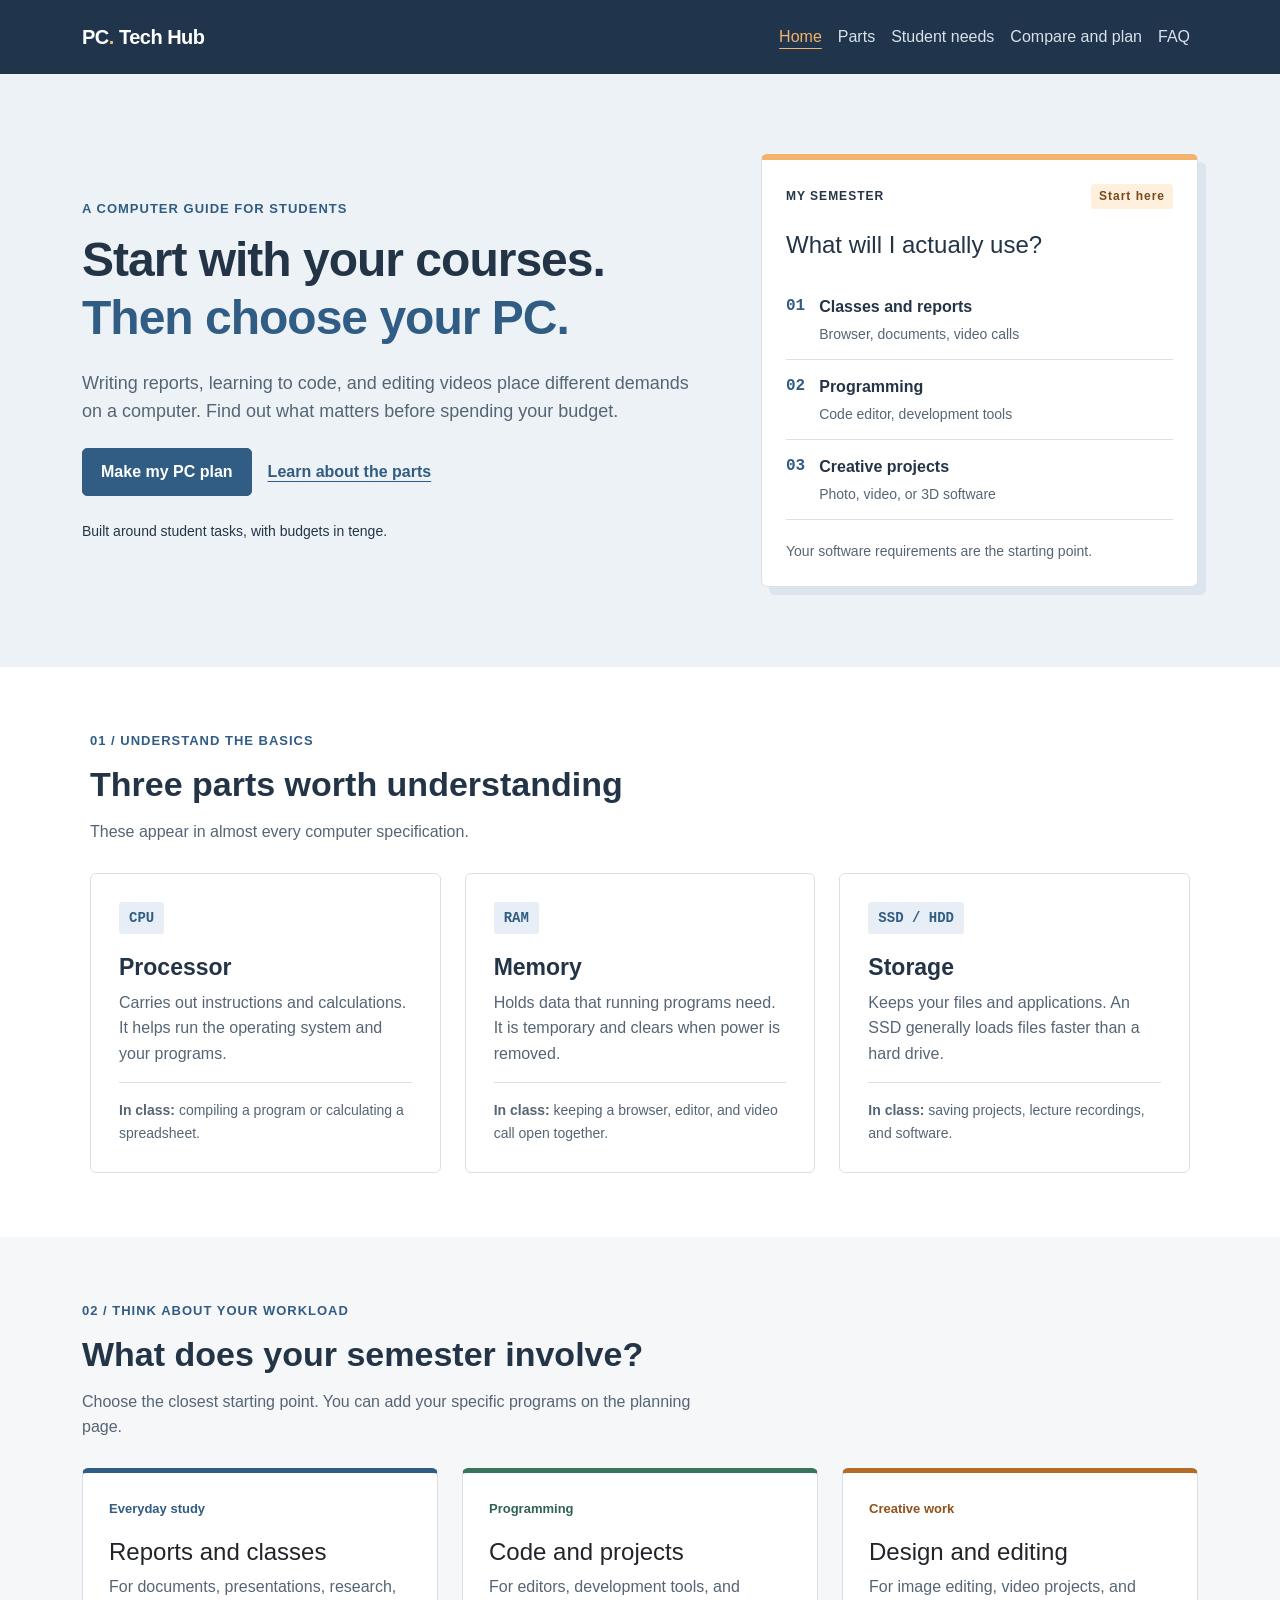
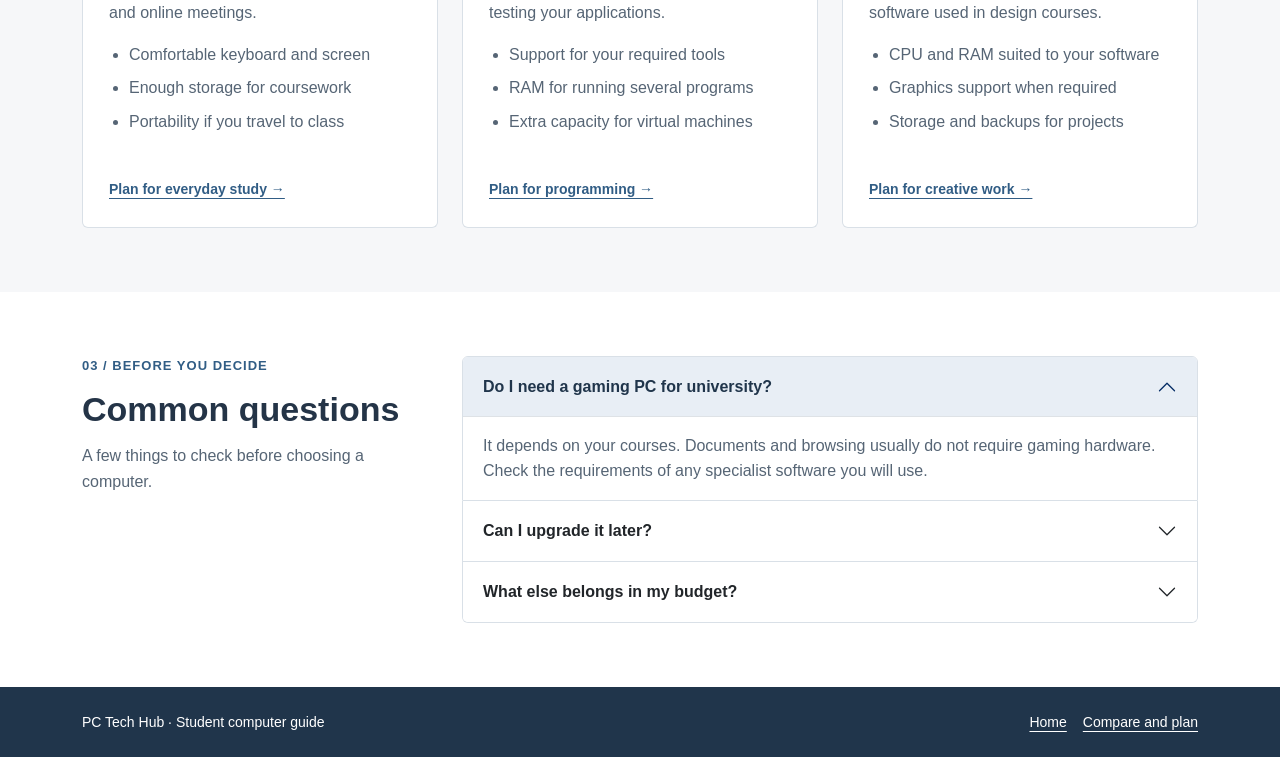
<file: index.html>
<!DOCTYPE html>
<html lang="en">
<head>
    <meta charset="UTF-8">
    <meta name="viewport" content="width=device-width, initial-scale=1.0">
    <meta name="description" content="A computer guide and PC planner for students.">

    <title>PC Tech Hub | Student Guide</title>

    <link
        href="https://cdn.jsdelivr.net/npm/bootstrap@5.3.3/dist/css/bootstrap.min.css"
        rel="stylesheet"
    >
    <link rel="stylesheet" href="style.css">
</head>

<body>
    <header>
        <nav class="navbar navbar-expand-lg navbar-dark site-nav">
            <div class="container">
                <a class="navbar-brand" href="index.html">
                    PC<span class="brand-accent">.</span> Tech Hub
                </a>

                <button
                    class="navbar-toggler"
                    type="button"
                    data-bs-toggle="collapse"
                    data-bs-target="#menu"
                    aria-controls="menu"
                    aria-expanded="false"
                    aria-label="Toggle navigation"
                >
                    <span class="navbar-toggler-icon"></span>
                </button>

                <div class="collapse navbar-collapse" id="menu">
                    <ul class="navbar-nav ms-auto">
                        <li class="nav-item">
                            <a class="nav-link active" href="index.html"
                               aria-current="page">Home</a>
                        </li>
                        <li class="nav-item">
                            <a class="nav-link" href="index.html#parts">Parts</a>
                        </li>
                        <li class="nav-item">
                            <a class="nav-link" href="index.html#uses">Student needs</a>
                        </li>
                        <li class="nav-item">
                            <a class="nav-link" href="compare.html">Compare and plan</a>
                        </li>
                        <li class="nav-item">
                            <a class="nav-link" href="index.html#questions">FAQ</a>
                        </li>
                    </ul>
                </div>
            </div>
        </nav>
    </header>

    <main>
        <section class="hero section-space">
            <div class="container">
                <div class="row align-items-center g-5">
                    <div class="col-lg-7 order-1">
                        <p class="eyebrow">A computer guide for students</p>

                        <h1>Start with your courses.<br>
                            <span>Then choose your PC.</span>
                        </h1>

                        <p class="hero-text">
                            Writing reports, learning to code, and editing videos
                            place different demands on a computer. Find out what
                            matters before spending your budget.
                        </p>

                        <div class="action-links">
                            <a href="compare.html#planner" class="btn btn-primary">
                                Make my PC plan
                            </a>
                            <a href="#parts" class="secondary-link">
                                Learn about the parts
                            </a>
                        </div>

                        <p class="small mt-4 mb-0 d-none d-md-block">
                            Built around student tasks, with budgets in tenge.
                        </p>
                    </div>

                    <div class="col-lg-5 order-2">
                        <aside class="course-note">
                            <div class="note-heading">
                                <span>MY SEMESTER</span>
                                <span class="note-tag">Start here</span>
                            </div>

                            <h2 class="h4">What will I actually use?</h2>

                            <ul class="course-list">
                                <li>
                                    <span class="course-number">01</span>
                                    <div>
                                        <strong>Classes and reports</strong>
                                        <p>Browser, documents, video calls</p>
                                    </div>
                                </li>
                                <li>
                                    <span class="course-number">02</span>
                                    <div>
                                        <strong>Programming</strong>
                                        <p>Code editor, development tools</p>
                                    </div>
                                </li>
                                <li>
                                    <span class="course-number">03</span>
                                    <div>
                                        <strong>Creative projects</strong>
                                        <p>Photo, video, or 3D software</p>
                                    </div>
                                </li>
                            </ul>

                            <p class="note-bottom">
                                Your software requirements are the starting point.
                            </p>
                        </aside>
                    </div>
                </div>
            </div>
        </section>

        <section id="parts" class="parts-section">
            <div class="parts-wrapper">
                <p class="eyebrow">01 / Understand the basics</p>
                <h2>Three parts worth understanding</h2>
                <p class="section-description">
                    These appear in almost every computer specification.
                </p>

                <div class="parts-grid">
                    <article class="part">
                        <span class="part-label">CPU</span>
                        <h3>Processor</h3>
                        <p>
                            Carries out instructions and calculations.
                            It helps run the operating system and your programs.
                        </p>
                        <p class="part-example">
                            <strong>In class:</strong> compiling a program
                            or calculating a spreadsheet.
                        </p>
                    </article>

                    <article class="part">
                        <span class="part-label">RAM</span>
                        <h3>Memory</h3>
                        <p>
                            Holds data that running programs need.
                            It is temporary and clears when power is removed.
                        </p>
                        <p class="part-example">
                            <strong>In class:</strong> keeping a browser,
                            editor, and video call open together.
                        </p>
                    </article>

                    <article class="part">
                        <span class="part-label">SSD / HDD</span>
                        <h3>Storage</h3>
                        <p>
                            Keeps your files and applications.
                            An SSD generally loads files faster than a hard drive.
                        </p>
                        <p class="part-example">
                            <strong>In class:</strong> saving projects,
                            lecture recordings, and software.
                        </p>
                    </article>
                </div>
            </div>
        </section>

        <section id="uses" class="section-space light-section">
            <div class="container">
                <p class="eyebrow">02 / Think about your workload</p>
                <h2>What does your semester involve?</h2>
                <p class="section-description">
                    Choose the closest starting point. You can add your
                    specific programs on the planning page.
                </p>

                <div class="row g-4">
                    <div class="col-12 col-md-6 col-lg-4">
                        <article class="card use-card study-card h-100">
                            <div class="card-body d-flex flex-column">
                                <span class="category-label">Everyday study</span>
                                <h3 class="h4">Reports and classes</h3>
                                <p>
                                    For documents, presentations, research,
                                    and online meetings.
                                </p>
                                <ul>
                                    <li>Comfortable keyboard and screen</li>
                                    <li>Enough storage for coursework</li>
                                    <li>Portability if you travel to class</li>
                                </ul>
                                <a href="compare.html#planner"
                                   class="card-link mt-auto">
                                    Plan for everyday study →
                                </a>
                            </div>
                        </article>
                    </div>

                    <div class="col-12 col-md-6 col-lg-4">
                        <article class="card use-card coding-card h-100">
                            <div class="card-body d-flex flex-column">
                                <span class="category-label">Programming</span>
                                <h3 class="h4">Code and projects</h3>
                                <p>
                                    For editors, development tools,
                                    and testing your applications.
                                </p>
                                <ul>
                                    <li>Support for your required tools</li>
                                    <li>RAM for running several programs</li>
                                    <li>Extra capacity for virtual machines</li>
                                </ul>
                                <a href="compare.html#planner"
                                   class="card-link mt-auto">
                                    Plan for programming →
                                </a>
                            </div>
                        </article>
                    </div>

                    <div class="col-12 col-md-6 col-lg-4">
                        <article class="card use-card creative-card h-100">
                            <div class="card-body d-flex flex-column">
                                <span class="category-label">Creative work</span>
                                <h3 class="h4">Design and editing</h3>
                                <p>
                                    For image editing, video projects,
                                    and software used in design courses.
                                </p>
                                <ul>
                                    <li>CPU and RAM suited to your software</li>
                                    <li>Graphics support when required</li>
                                    <li>Storage and backups for projects</li>
                                </ul>
                                <a href="compare.html#planner"
                                   class="card-link mt-auto">
                                    Plan for creative work →
                                </a>
                            </div>
                        </article>
                    </div>
                </div>
            </div>
        </section>

        <section id="questions" class="section-space">
            <div class="container">
                <div class="row g-4">
                    <div class="col-lg-4">
                        <p class="eyebrow">03 / Before you decide</p>
                        <h2>Common questions</h2>
                        <p class="section-description">
                            A few things to check before choosing a computer.
                        </p>
                    </div>

                    <div class="col-lg-8">
                        <div class="accordion" id="faq">
                            <div class="accordion-item">
                                <h3 class="accordion-header">
                                    <button
                                        class="accordion-button"
                                        type="button"
                                        data-bs-toggle="collapse"
                                        data-bs-target="#answer1"
                                        aria-expanded="true"
                                        aria-controls="answer1"
                                    >
                                        Do I need a gaming PC for university?
                                    </button>
                                </h3>

                                <div id="answer1"
                                     class="accordion-collapse collapse show"
                                     data-bs-parent="#faq">
                                    <div class="accordion-body">
                                        It depends on your courses. Documents
                                        and browsing usually do not require
                                        gaming hardware. Check the requirements
                                        of any specialist software you will use.
                                    </div>
                                </div>
                            </div>

                            <div class="accordion-item">
                                <h3 class="accordion-header">
                                    <button
                                        class="accordion-button collapsed"
                                        type="button"
                                        data-bs-toggle="collapse"
                                        data-bs-target="#answer2"
                                        aria-expanded="false"
                                        aria-controls="answer2"
                                    >
                                        Can I upgrade it later?
                                    </button>
                                </h3>

                                <div id="answer2"
                                     class="accordion-collapse collapse"
                                     data-bs-parent="#faq">
                                    <div class="accordion-body">
                                        Many desktops allow component upgrades.
                                        Laptop options vary, and some have
                                        soldered memory. Check the exact model
                                        before assuming a part can be replaced.
                                    </div>
                                </div>
                            </div>

                            <div class="accordion-item">
                                <h3 class="accordion-header">
                                    <button
                                        class="accordion-button collapsed"
                                        type="button"
                                        data-bs-toggle="collapse"
                                        data-bs-target="#answer3"
                                        aria-expanded="false"
                                        aria-controls="answer3"
                                    >
                                        What else belongs in my budget?
                                    </button>
                                </h3>

                                <div id="answer3"
                                     class="accordion-collapse collapse"
                                     data-bs-parent="#faq">
                                    <div class="accordion-body">
                                        Consider a monitor, keyboard, mouse,
                                        headphones, and any software you must
                                        pay for. Include only what you need
                                        and do not already own.
                                    </div>
                                </div>
                            </div>
                        </div>
                    </div>
                </div>
            </div>
        </section>
    </main>

    <footer class="site-footer py-4">
        <div class="container footer-content">
            <p class="mb-0">PC Tech Hub · Student computer guide</p>
            <div class="footer-links">
                <a href="index.html">Home</a>
                <a href="compare.html">Compare and plan</a>
            </div>
        </div>
    </footer>

    <script src="https://cdn.jsdelivr.net/npm/bootstrap@5.3.3/dist/js/bootstrap.bundle.min.js"></script>
</body>
</html>
</file>
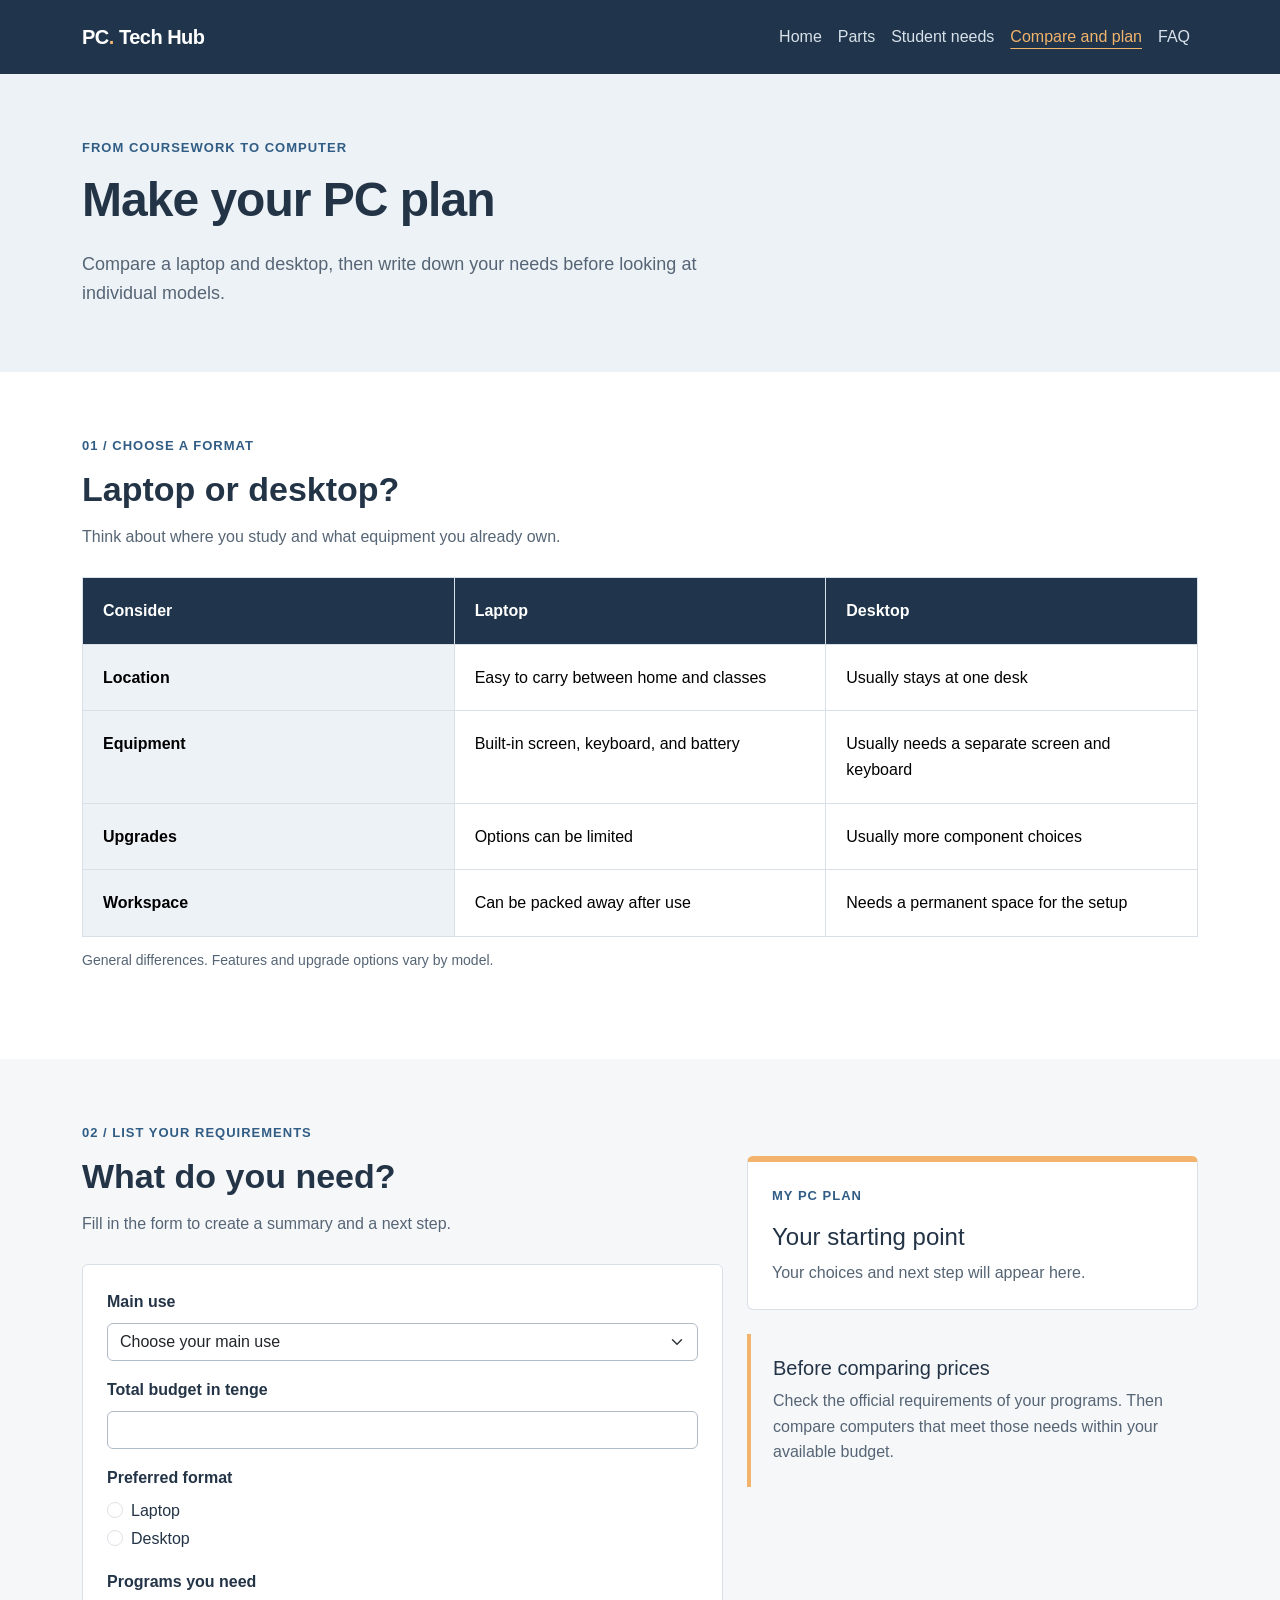
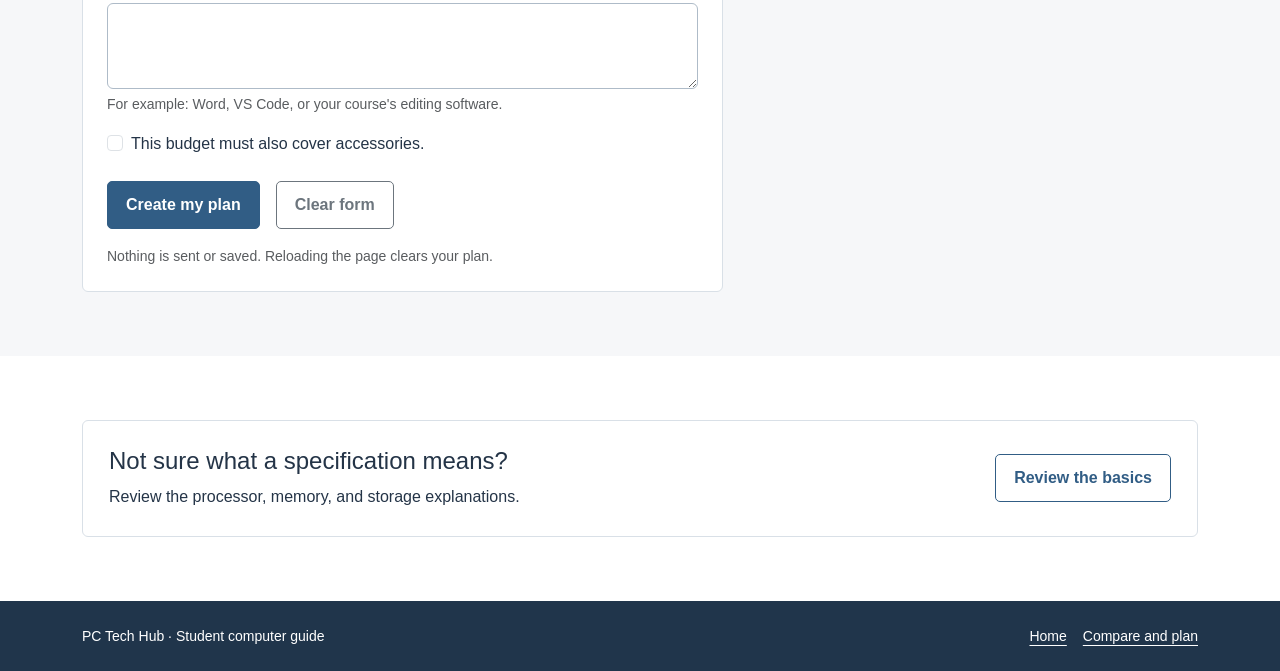
<file: compare.html>
<!DOCTYPE html>
<html lang="en">
<head>
    <meta charset="UTF-8">
    <meta name="viewport" content="width=device-width, initial-scale=1.0">
    <meta name="description" content="Compare computer formats and create a student PC plan.">

    <title>PC Tech Hub | Compare and Plan</title>

    <link
        href="https://cdn.jsdelivr.net/npm/bootstrap@5.3.3/dist/css/bootstrap.min.css"
        rel="stylesheet"
    >
    <link rel="stylesheet" href="style.css">
</head>

<body>
    <header>
        <nav class="navbar navbar-expand-lg navbar-dark site-nav">
            <div class="container">
                <a class="navbar-brand" href="index.html">
                    PC<span class="brand-accent">.</span> Tech Hub
                </a>

                <button
                    class="navbar-toggler"
                    type="button"
                    data-bs-toggle="collapse"
                    data-bs-target="#menu"
                    aria-controls="menu"
                    aria-expanded="false"
                    aria-label="Toggle navigation"
                >
                    <span class="navbar-toggler-icon"></span>
                </button>

                <div class="collapse navbar-collapse" id="menu">
                    <ul class="navbar-nav ms-auto">
                        <li class="nav-item">
                            <a class="nav-link" href="index.html">Home</a>
                        </li>
                        <li class="nav-item">
                            <a class="nav-link" href="index.html#parts">Parts</a>
                        </li>
                        <li class="nav-item">
                            <a class="nav-link" href="index.html#uses">Student needs</a>
                        </li>
                        <li class="nav-item">
                            <a class="nav-link active" href="compare.html"
                               aria-current="page">Compare and plan</a>
                        </li>
                        <li class="nav-item">
                            <a class="nav-link" href="index.html#questions">FAQ</a>
                        </li>
                    </ul>
                </div>
            </div>
        </nav>
    </header>

    <main>
        <section class="page-banner section-space">
            <div class="container">
                <p class="eyebrow">From coursework to computer</p>
                <h1>Make your PC plan</h1>
                <p class="hero-text mb-0">
                    Compare a laptop and desktop, then write down your
                    needs before looking at individual models.
                </p>
            </div>
        </section>

        <section class="section-space">
            <div class="container">
                <p class="eyebrow">01 / Choose a format</p>
                <h2>Laptop or desktop?</h2>
                <p class="section-description">
                    Think about where you study and what equipment you already own.
                </p>

                <table class="table table-bordered comparison-table">
                    <caption>
                        General differences. Features and upgrade options vary by model.
                    </caption>
                    <thead>
                        <tr>
                            <th scope="col">Consider</th>
                            <th scope="col">Laptop</th>
                            <th scope="col">Desktop</th>
                        </tr>
                    </thead>
                    <tbody>
                        <tr>
                            <th scope="row">Location</th>
                            <td>Easy to carry between home and classes</td>
                            <td>Usually stays at one desk</td>
                        </tr>
                        <tr>
                            <th scope="row">Equipment</th>
                            <td>Built-in screen, keyboard, and battery</td>
                            <td>Usually needs a separate screen and keyboard</td>
                        </tr>
                        <tr>
                            <th scope="row">Upgrades</th>
                            <td>Options can be limited</td>
                            <td>Usually more component choices</td>
                        </tr>
                        <tr>
                            <th scope="row">Workspace</th>
                            <td>Can be packed away after use</td>
                            <td>Needs a permanent space for the setup</td>
                        </tr>
                    </tbody>
                </table>
            </div>
        </section>

        <section id="planner" class="section-space light-section">
            <div class="container">
                <p class="eyebrow">02 / List your requirements</p>

                <div class="row g-4">
                    <div class="col-lg-7">
                        <h2>What do you need?</h2>
                        <p class="section-description">
                            Fill in the form to create a summary and a next step.
                        </p>

                        <form id="pcForm" class="plan-form p-4">
                            <div class="mb-3">
                                <label for="purpose" class="form-label">
                                    Main use
                                </label>

                                <select id="purpose" name="purpose"
                                        class="form-select" required>
                                    <option value="">Choose your main use</option>
                                    <option value="Everyday study">Everyday study</option>
                                    <option value="Programming">Programming</option>
                                    <option value="Creative work">Creative work</option>
                                </select>
                            </div>

                            <div class="mb-3">
                                <label for="budget" class="form-label">
                                    Total budget in tenge
                                </label>

                                <input
                                    type="number"
                                    id="budget"
                                    name="budget"
                                    class="form-control"
                                    min="1"
                                    step="1"
                                    required
                                >
                            </div>

                            <fieldset class="mb-3">
                                <legend class="form-label">Preferred format</legend>

                                <div class="form-check">
                                    <input type="radio" id="laptop"
                                           name="format" value="Laptop"
                                           class="form-check-input" required>
                                    <label for="laptop" class="form-check-label">
                                        Laptop
                                    </label>
                                </div>

                                <div class="form-check">
                                    <input type="radio" id="desktop"
                                           name="format" value="Desktop"
                                           class="form-check-input">
                                    <label for="desktop" class="form-check-label">
                                        Desktop
                                    </label>
                                </div>
                            </fieldset>

                            <div class="mb-3">
                                <label for="programs" class="form-label">
                                    Programs you need
                                </label>

                                <textarea id="programs" name="programs"
                                          class="form-control" rows="3"
                                          maxlength="500"
                                          aria-describedby="programHelp"></textarea>

                                <div id="programHelp" class="form-text">
                                    For example: Word, VS Code, or your course's editing software.
                                </div>
                            </div>

                            <div class="form-check mb-4">
                                <input type="checkbox" id="accessories"
                                       name="accessories" class="form-check-input">
                                <label for="accessories" class="form-check-label">
                                    This budget must also cover accessories.
                                </label>
                            </div>

                            <div class="action-links">
                                <button type="submit" class="btn btn-primary">
                                    Create my plan
                                </button>
                                <button type="reset" class="btn btn-outline-secondary">
                                    Clear form
                                </button>
                            </div>

                            <p class="form-text mb-0 mt-3">
                                Nothing is sent or saved. Reloading the page clears your plan.
                            </p>
                        </form>
                    </div>

                    <div class="col-lg-5">
                        <aside class="plan-summary p-4">
                            <span class="summary-label">MY PC PLAN</span>
                            <h2 class="h4">Your starting point</h2>

                            <p id="emptyMessage">
                                Your choices and next step will appear here.
                            </p>

                            <div id="planResult" aria-live="polite"></div>
                        </aside>

                        <aside class="budget-note mt-4">
                            <h3 class="h5">Before comparing prices</h3>
                            <p class="mb-0">
                                Check the official requirements of your programs.
                                Then compare computers that meet those needs
                                within your available budget.
                            </p>
                        </aside>
                    </div>
                </div>
            </div>
        </section>

        <section class="section-space">
            <div class="container">
                <div class="next-step d-flex flex-column flex-md-row
                            justify-content-between align-items-md-center gap-3">
                    <div>
                        <h2 class="h4">Not sure what a specification means?</h2>
                        <p class="mb-0">
                            Review the processor, memory, and storage explanations.
                        </p>
                    </div>
                    <a href="index.html#parts" class="btn btn-outline-primary">
                        Review the basics
                    </a>
                </div>
            </div>
        </section>
    </main>

    <footer class="site-footer py-4">
        <div class="container footer-content">
            <p class="mb-0">PC Tech Hub · Student computer guide</p>
            <div class="footer-links">
                <a href="index.html">Home</a>
                <a href="compare.html">Compare and plan</a>
            </div>
        </div>
    </footer>

    <script src="https://cdn.jsdelivr.net/npm/bootstrap@5.3.3/dist/js/bootstrap.bundle.min.js"></script>

    <script>
        const form = document.getElementById("pcForm");
        const result = document.getElementById("planResult");
        const emptyMessage = document.getElementById("emptyMessage");

        function addLine(label, value) {
            const paragraph = document.createElement("p");
            const title = document.createElement("strong");

            title.textContent = label + ": ";
            paragraph.appendChild(title);
            paragraph.appendChild(document.createTextNode(value));
            result.appendChild(paragraph);
        }

        form.addEventListener("submit", function (event) {
            event.preventDefault();

            const purpose = document.getElementById("purpose").value;
            const budget = Number(document.getElementById("budget").value);
            const format = document.querySelector(
                'input[name="format"]:checked'
            ).value;

            const programs = document.getElementById("programs").value.trim();
            const accessories = document.getElementById("accessories").checked;

            let nextStep = "";

            if (purpose === "Everyday study") {
                nextStep = "List the apps used in your classes. Check their requirements, then consider keyboard comfort, screen size, and portability.";
            } else if (purpose === "Programming") {
                nextStep = "Check the requirements of your development tools. Include any virtual machines or emulators your courses require.";
            } else {
                nextStep = "Check your editing software's CPU, RAM, and graphics requirements. Allow storage space for project files and backups.";
            }

            result.replaceChildren();
            emptyMessage.hidden = true;

            addLine("Main use", purpose);
            addLine("Budget", budget.toLocaleString("en-US") + " KZT");
            addLine("Format", format);
            addLine("Programs", programs || "Not specified");

            if (accessories) {
                addLine(
                    "Budget reminder",
                    "Set aside money for the accessories you need before comparing computer prices."
                );
            } else {
                addLine("Accessories", "Not included in this plan.");
            }

            const advice = document.createElement("div");
            advice.className = "result-advice";

            const heading = document.createElement("h3");
            heading.className = "h5";
            heading.textContent = "Your next step";

            const paragraph = document.createElement("p");
            paragraph.className = "mb-0";
            paragraph.textContent = nextStep;

            advice.appendChild(heading);
            advice.appendChild(paragraph);
            result.appendChild(advice);
        });

        form.addEventListener("reset", function () {
            result.replaceChildren();
            emptyMessage.hidden = false;
        });
    </script>
</body>
</html>
</file>
<file: style.css>
:root {
    --navy: #20354b;
    --blue: #315d85;
    --orange: #f2b36c;
    --paper: #f6f7f9;
    --text: #243447;
    --muted: #566575;
    --border: #d9e0e7;
}

* {
    box-sizing: border-box;
}

body {
    margin: 0;
    font-family: Arial, sans-serif;
    color: var(--text);
    line-height: 1.6;
}

h1,
h2,
h3 {
    font-weight: 700;
    line-height: 1.2;
}

h1 {
    font-size: 36px;
    letter-spacing: -1px;
}

h2 {
    margin-bottom: 14px;
    font-size: 28px;
}

p {
    overflow-wrap: break-word;
}

a {
    text-underline-offset: 4px;
}

a:focus-visible,
button:focus-visible {
    outline: 3px solid #b86b20;
    outline-offset: 4px;
}

section {
    scroll-margin-top: 24px;
}

.section-space {
    padding: 48px 0;
}

.site-nav,
.site-footer {
    background-color: var(--navy);
    color: white;
}

.site-nav {
    padding: 16px 0;
}

.navbar-brand {
    font-weight: 700;
    letter-spacing: -0.5px;
}

.brand-accent {
    color: var(--orange);
}

.site-nav .nav-link {
    color: #d8e1ea;
}

.site-nav .nav-link:hover,
.site-nav .nav-link.active {
    color: var(--orange);
}

.site-nav .nav-link.active {
    text-decoration: underline;
    text-underline-offset: 6px;
}

.hero,
.page-banner {
    background-color: #edf2f6;
}

.hero h1 span {
    color: var(--blue);
}

.eyebrow {
    margin-bottom: 12px;
    color: var(--blue);
    font-size: 13px;
    font-weight: 700;
    letter-spacing: 1px;
    text-transform: uppercase;
}

.hero-text {
    max-width: 620px;
    margin: 22px 0;
    color: var(--muted);
    font-size: 18px;
}

.section-description {
    max-width: 650px;
    margin-bottom: 28px;
    color: var(--muted);
}

.action-links {
    display: flex;
    flex-wrap: wrap;
    align-items: center;
    gap: 16px;
}

.btn {
    padding: 11px 18px;
    border-radius: 5px;
    font-weight: 600;
}

.btn-primary {
    --bs-btn-bg: #315d85;
    --bs-btn-border-color: #315d85;
    --bs-btn-hover-bg: #20354b;
    --bs-btn-hover-border-color: #20354b;
    --bs-btn-active-bg: #20354b;
    --bs-btn-active-border-color: #20354b;
}

.btn-outline-primary {
    --bs-btn-color: #315d85;
    --bs-btn-border-color: #315d85;
    --bs-btn-hover-bg: #315d85;
    --bs-btn-hover-border-color: #315d85;
    --bs-btn-active-bg: #20354b;
    --bs-btn-active-border-color: #20354b;
}

.secondary-link,
.card-link {
    color: var(--blue);
    font-weight: 700;
}

.course-note {
    padding: 24px;
    background-color: white;
    border: 1px solid var(--border);
    border-top: 6px solid var(--orange);
    border-radius: 6px;
    box-shadow: 8px 8px 0 #dce5ed;
}

.note-heading {
    display: flex;
    flex-wrap: wrap;
    justify-content: space-between;
    align-items: center;
    gap: 8px;
    margin-bottom: 22px;
    font-size: 12px;
    font-weight: 700;
    letter-spacing: 1px;
}

.note-tag {
    padding: 3px 8px;
    background-color: #fff0de;
    color: #78481e;
    border-radius: 3px;
}

.course-list {
    margin: 20px 0;
    padding: 0;
    list-style: none;
}

.course-list li {
    display: flex;
    align-items: flex-start;
    gap: 14px;
    padding: 14px 0;
    border-bottom: 1px solid var(--border);
}

.course-number {
    flex-shrink: 0;
    color: var(--blue);
    font-family: monospace;
    font-weight: 700;
}

.course-list p {
    margin: 3px 0 0;
    color: var(--muted);
    font-size: 14px;
}

.note-bottom {
    margin-bottom: 0;
    color: var(--muted);
    font-size: 14px;
}

.parts-section {
    padding: 48px 0;
}

.parts-wrapper {
    max-width: 1140px;
    margin: 0 auto;
    padding: 0 20px;
}

.parts-section h2 {
    font-size: 28px;
}

.parts-grid {
    display: grid;
    grid-template-columns: 1fr;
    gap: 16px;
}

.part {
    display: flex;
    flex-direction: column;
    padding: 24px;
    border: 1px solid var(--border);
    border-radius: 6px;
    background-color: white;
}

.part-label {
    align-self: flex-start;
    margin-bottom: 20px;
    padding: 5px 10px;
    background-color: #e8eef5;
    color: var(--blue);
    border-radius: 3px;
    font-family: monospace;
    font-size: 14px;
    font-weight: 700;
}

.part h3 {
    font-size: 23px;
}

.part p {
    color: var(--muted);
}

.part .part-example {
    margin-top: auto;
    margin-bottom: 0;
    padding-top: 16px;
    border-top: 1px solid var(--border);
    font-size: 14px;
}

.light-section {
    background-color: var(--paper);
}

.use-card {
    border: 1px solid var(--border);
    border-top: 5px solid var(--blue);
    border-radius: 6px;
    transition: transform 0.2s, box-shadow 0.2s;
}

.use-card:hover {
    transform: translateY(-4px);
    box-shadow: 0 8px 18px rgba(32, 53, 75, 0.1);
}

.coding-card {
    border-top-color: #39745f;
}

.creative-card {
    border-top-color: #b56c26;
}

.use-card .card-body {
    padding: 26px;
}

.category-label {
    margin-bottom: 18px;
    color: var(--blue);
    font-size: 13px;
    font-weight: 700;
}

.coding-card .category-label {
    color: #2f624f;
}

.creative-card .category-label {
    color: #92511b;
}

.use-card p,
.use-card li {
    color: var(--muted);
}

.use-card ul {
    padding-left: 20px;
    margin-bottom: 24px;
}

.use-card li {
    margin-bottom: 8px;
}

.card-link {
    padding-top: 12px;
    font-size: 14px;
}

.accordion-item {
    border-color: var(--border);
}

.accordion-button {
    padding: 20px;
    font-weight: 600;
}

.accordion-button:not(.collapsed) {
    background-color: #e8eef5;
    color: var(--navy);
}

.accordion-body {
    color: var(--muted);
}

.comparison-table {
    width: 100%;
    table-layout: fixed;
    border-color: var(--border);
    font-size: 14px;
}

.comparison-table th,
.comparison-table td {
    padding: 14px 10px;
    vertical-align: top;
    overflow-wrap: anywhere;
}

.comparison-table thead th {
    background-color: var(--navy);
    color: white;
}

.comparison-table tbody th {
    background-color: #edf2f6;
}

.comparison-table caption {
    padding-top: 12px;
    color: var(--muted);
    font-size: 14px;
}

.plan-form {
    background-color: white;
    border: 1px solid var(--border);
    border-radius: 6px;
}

.form-label {
    font-weight: 600;
}

fieldset legend.form-label {
    float: none;
    width: auto;
    font-size: 16px;
}

.form-control,
.form-select {
    border-color: #aebbc8;
}

.form-control:focus,
.form-select:focus {
    border-color: var(--blue);
    box-shadow: 0 0 0 3px rgba(49, 93, 133, 0.15);
}

.plan-summary {
    border: 1px solid var(--border);
    border-top: 6px solid var(--orange);
    border-radius: 6px;
    background-color: white;
}

.summary-label {
    display: block;
    margin-bottom: 16px;
    color: var(--blue);
    font-size: 13px;
    font-weight: 700;
    letter-spacing: 1px;
}

#planResult {
    overflow-wrap: anywhere;
}

#emptyMessage {
    margin-bottom: 0;
    color: var(--muted);
}

.result-advice {
    margin-top: 20px;
    padding: 18px;
    background-color: #edf2f6;
    border-left: 4px solid var(--blue);
}

.budget-note {
    padding: 22px;
    border-left: 4px solid var(--orange);
}

.budget-note p {
    color: var(--muted);
}

.next-step {
    padding: 26px;
    border: 1px solid var(--border);
    border-radius: 6px;
}

.next-step .btn {
    flex-shrink: 0;
}

.footer-content,
.footer-links {
    display: flex;
    flex-wrap: wrap;
    align-items: center;
    gap: 16px;
}

.footer-content {
    justify-content: space-between;
    font-size: 14px;
}

.footer-links a {
    color: white;
}

.footer-links a:hover {
    color: var(--orange);
}

@media (min-width: 768px) {
    h1 {
        font-size: 48px;
    }

    h2,
    .parts-section h2 {
        font-size: 34px;
    }

    .section-space,
    .parts-section {
        padding: 64px 0;
    }

    .parts-grid {
        grid-template-columns: repeat(2, minmax(0, 1fr));
        gap: 24px;
    }

    .part {
        padding: 28px;
    }

    .comparison-table {
        font-size: 16px;
    }

    .comparison-table th,
    .comparison-table td {
        padding: 20px;
    }
}

@media (min-width: 992px) {
    .parts-grid {
        grid-template-columns: repeat(3, minmax(0, 1fr));
    }

    .hero {
        padding: 80px 0;
    }
}

@media (prefers-reduced-motion: reduce) {
    .use-card {
        transition: none;
    }

    .use-card:hover {
        transform: none;
    }
}
</file>
